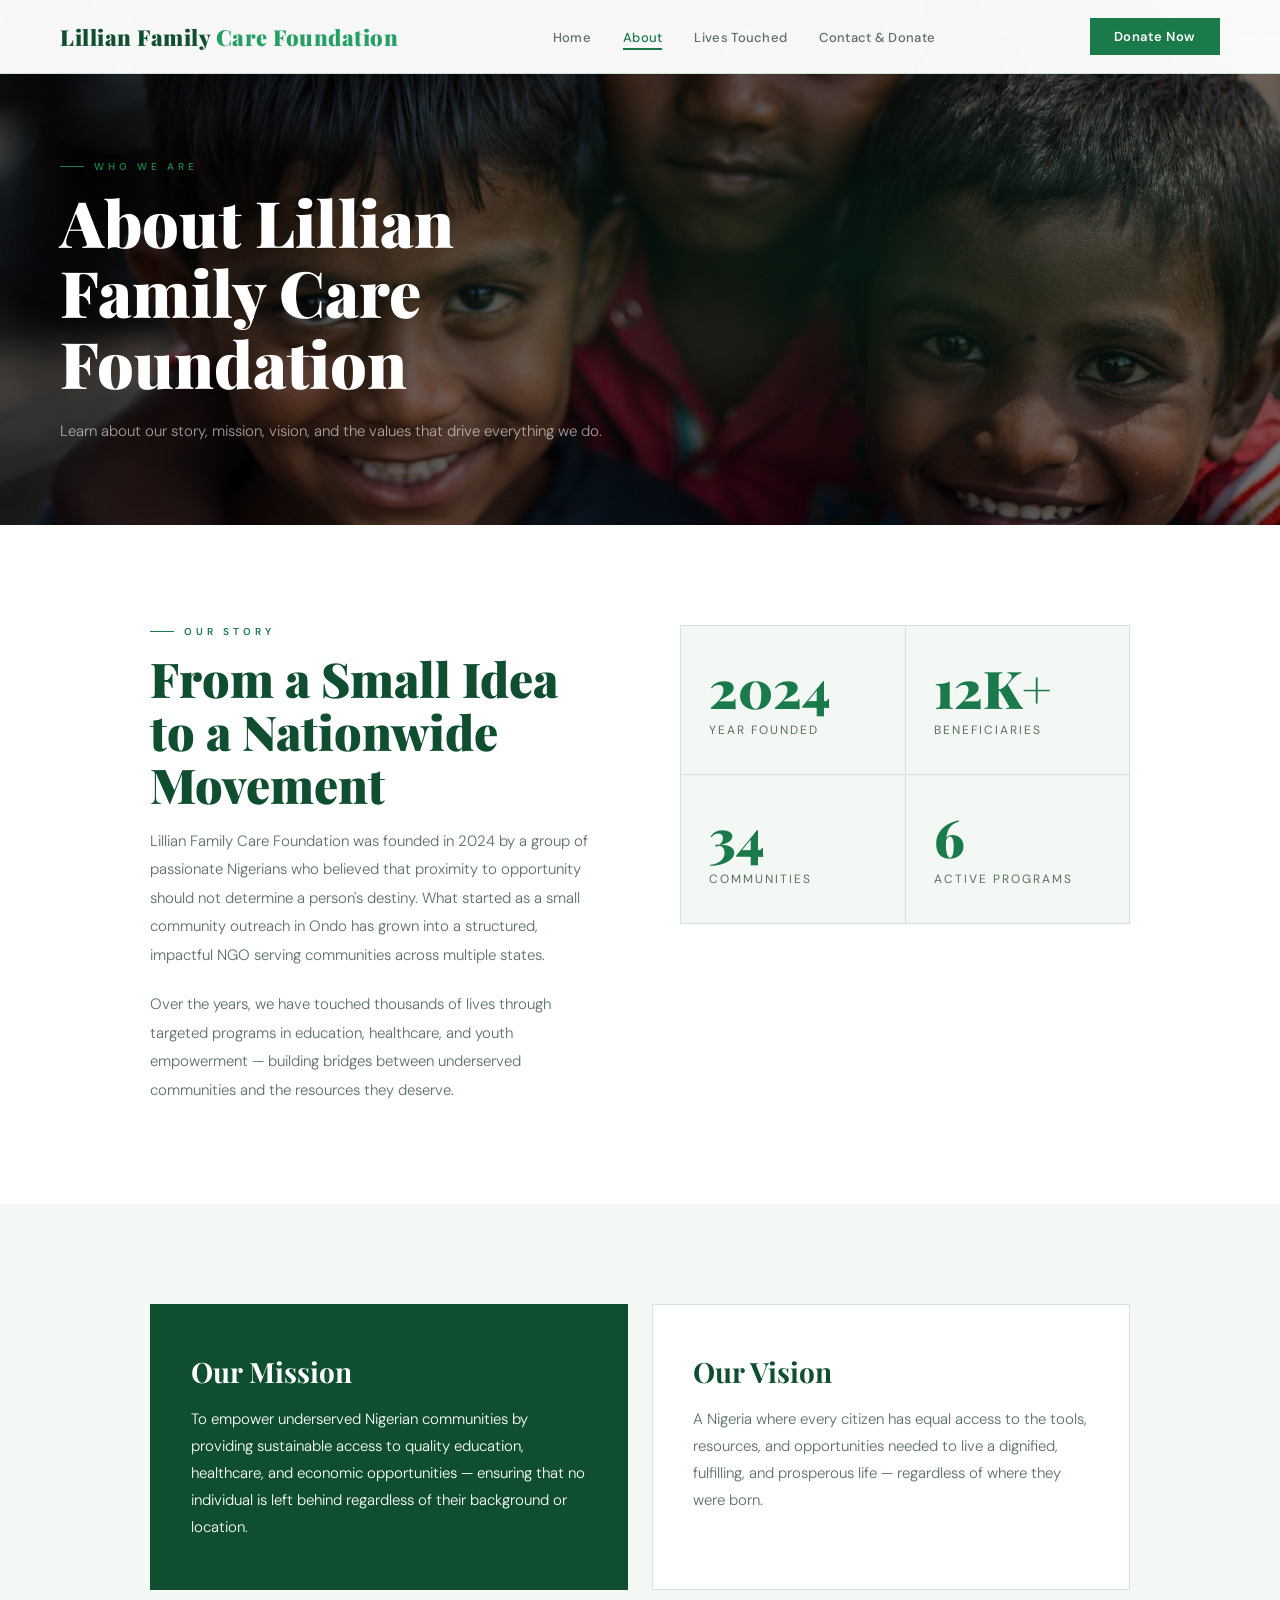
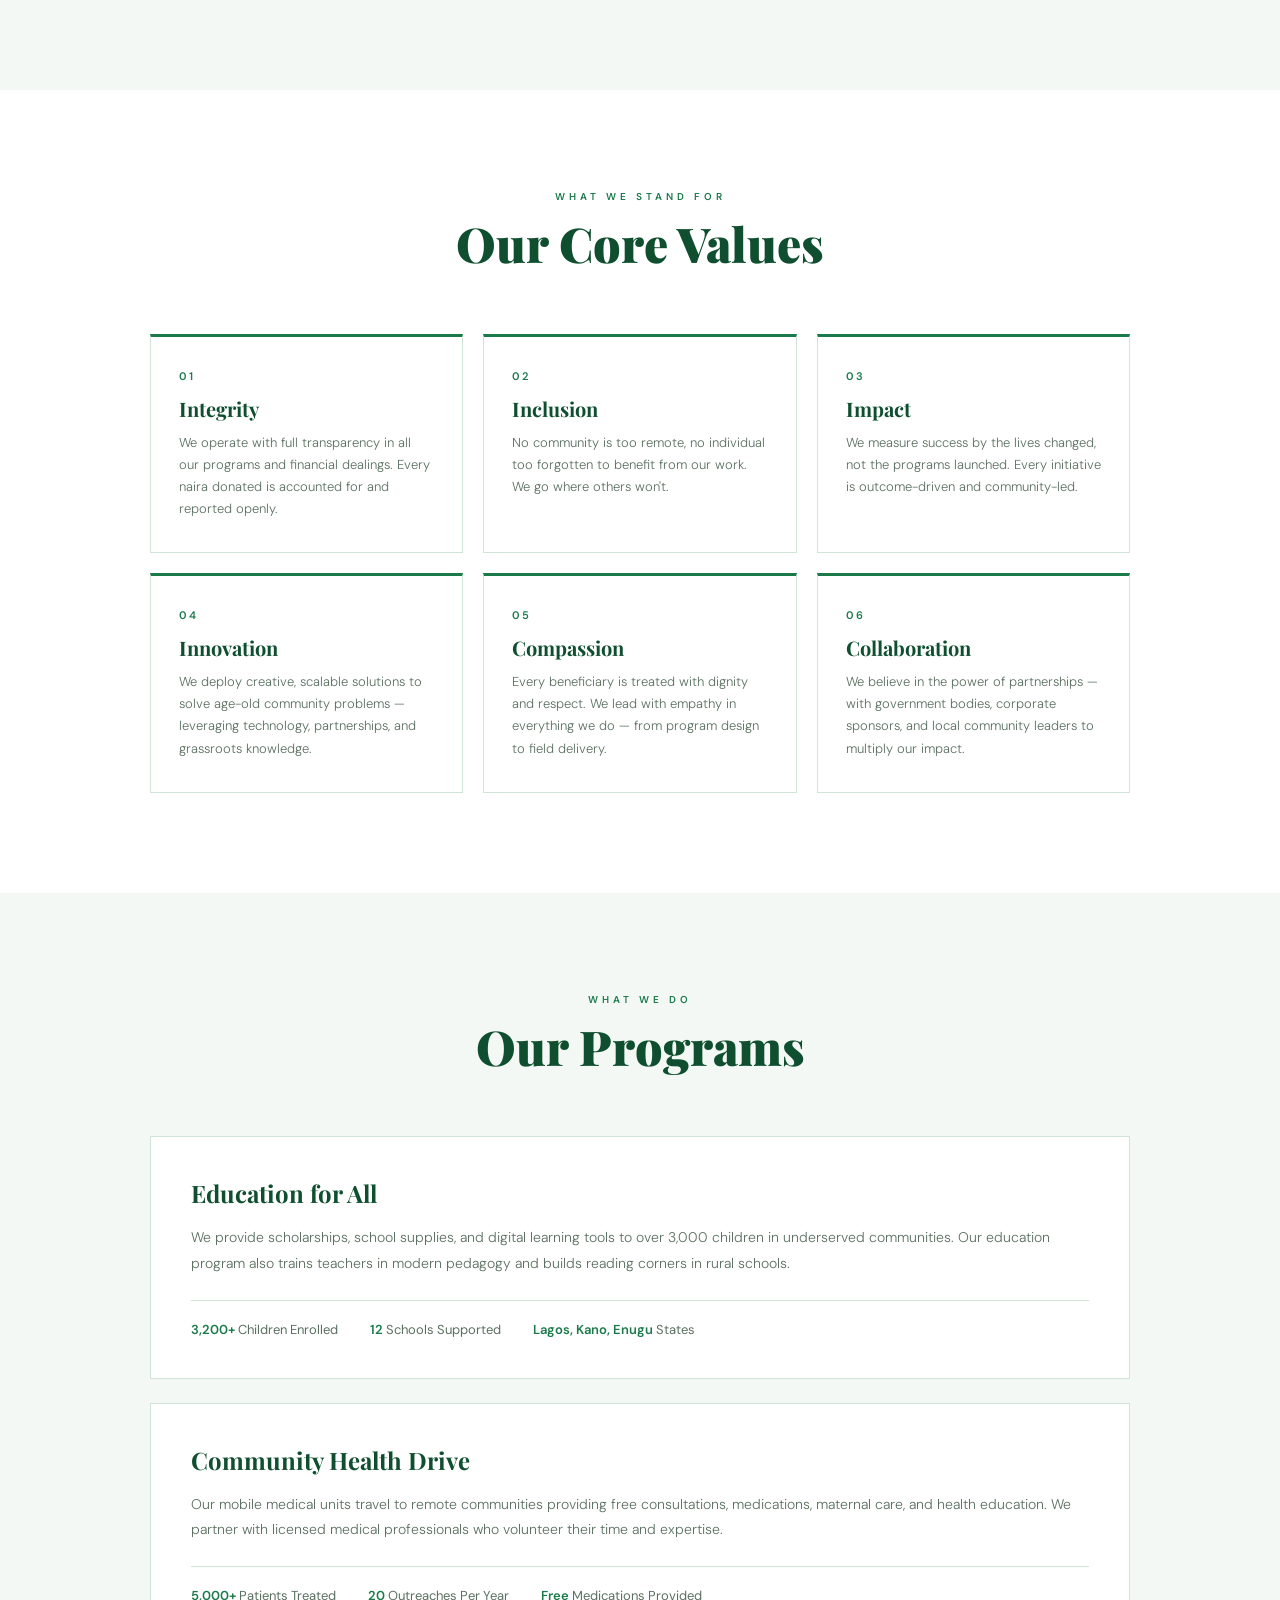
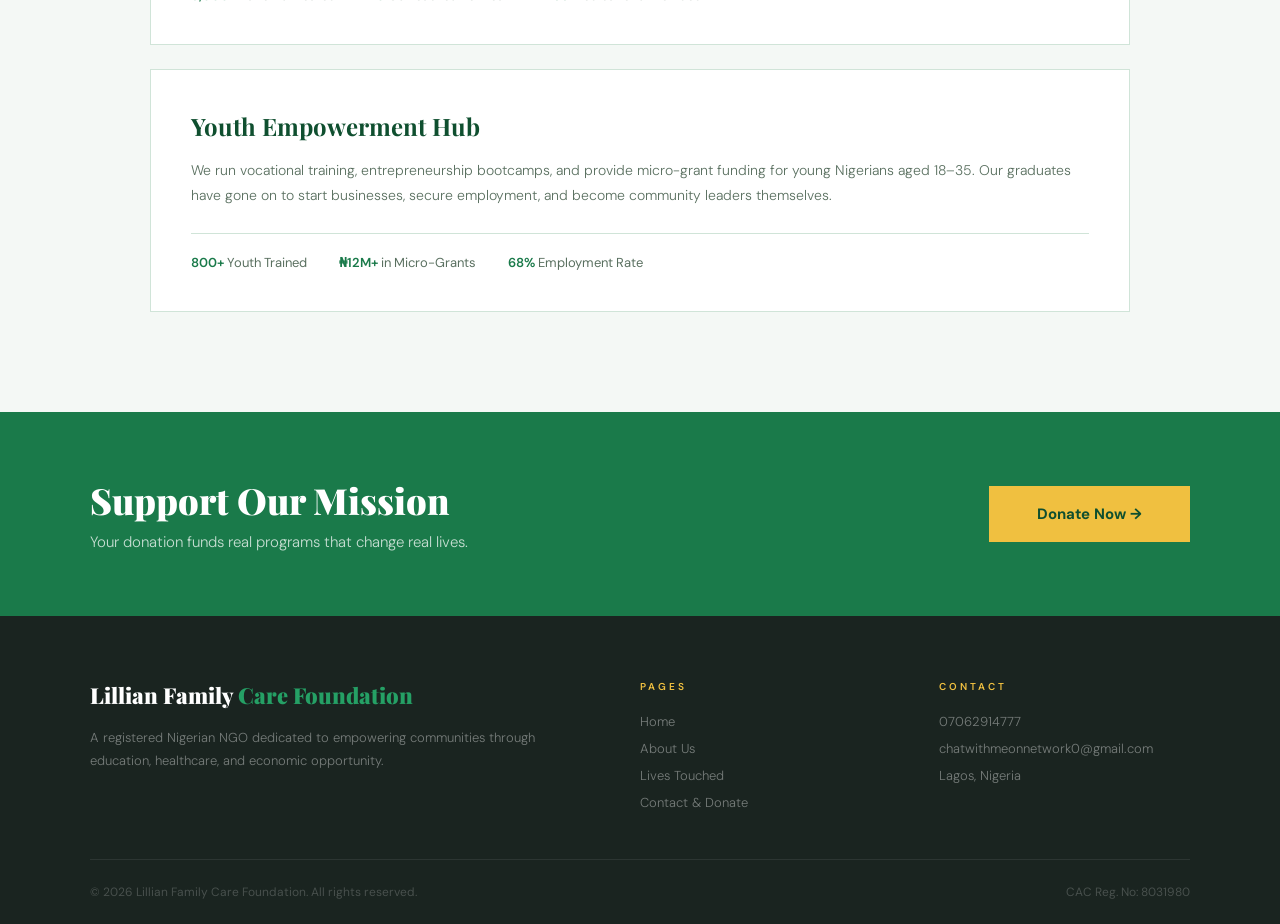
<file: about.html>
<!DOCTYPE html>
<html lang="en">
<head>
<meta charset="UTF-8"/>
<meta name="viewport" content="width=device-width, initial-scale=1.0"/>
<title>Lillian Family Care Foundation — About Us</title>
<link href="https://fonts.googleapis.com/css2?family=Playfair+Display:ital,wght@0,400;0,700;0,900;1,400;1,700&family=DM+Sans:wght@300;400;500;600&display=swap" rel="stylesheet"/>
<link rel="stylesheet" href="stylesheet.css"/>
</head>
<body>

<nav class="navbar">
  <div class="nav-logo">Lillian Family  <span>Care Foundation</span></div>
  <ul class="nav-links">
    <li><a href="index.html">Home</a></li>
    <li><a href="about.html" class="active">About</a></li>
    <li><a href="lives.html">Lives Touched</a></li>
    <li><a href="contact.html">Contact & Donate</a></li>
  </ul>
  <a href="contact.html#donate" class="nav-donate">Donate Now</a>
  <button class="hamburger" onclick="toggleMenu()">☰</button>
</nav>

<!-- PAGE HERO -->
<section class="page-hero" id="about-hero">
  <div class="page-hero-content">
    <div class="eyebrow">Who We Are</div>
    <h1 class="page-hero-title">About Lillian Family Care Foundation</h1>
    <p class="page-hero-sub">Learn about our story, mission, vision, and the values that drive everything we do.</p>
  </div>
</section>

<!-- STORY -->
<section class="section">
  <div class="section-inner two-col">
    <div>
      <div class="eyebrow">Our Story</div>
      <h2 class="section-title">From a Small Idea to a Nationwide Movement</h2>
      <p class="body-text">Lillian Family Care Foundation was founded in 2024 by a group of passionate Nigerians who believed that proximity to opportunity should not determine a person's destiny. What started as a small community outreach in Ondo has grown into a structured, impactful NGO serving communities across multiple states.</p>
      <br/>
      <p class="body-text">Over the years, we have touched thousands of lives through targeted programs in education, healthcare, and youth empowerment — building bridges between underserved communities and the resources they deserve.</p>
    </div>
    <div class="story-stats">
      <div class="story-stat">
        <div class="big-num">2024</div>
        <div class="big-label">Year Founded</div>
      </div>
      <div class="story-stat">
        <div class="big-num">12K+</div>
        <div class="big-label">Beneficiaries</div>
      </div>
      <div class="story-stat">
        <div class="big-num">34</div>
        <div class="big-label">Communities</div>
      </div>
      <div class="story-stat">
        <div class="big-num">6</div>
        <div class="big-label">Active Programs</div>
      </div>
    </div>
  </div>
</section>

<!-- MISSION & VISION -->
<section class="section alt-bg">
  <div class="section-inner">
    <div class="mv-grid">
      <div class="mv-card mission">
        <h3 class="mv-title">Our Mission</h3>
        <p class="mv-text">To empower underserved Nigerian communities by providing sustainable access to quality education, healthcare, and economic opportunities — ensuring that no individual is left behind regardless of their background or location.</p>
      </div>
      <div class="mv-card vision">
        <h3 class="mv-title">Our Vision</h3>
        <p class="mv-text">A Nigeria where every citizen has equal access to the tools, resources, and opportunities needed to live a dignified, fulfilling, and prosperous life — regardless of where they were born.</p>
      </div>
    </div>
  </div>
</section>

<!-- VALUES -->
<section class="section">
  <div class="section-inner">
    <div class="section-header">
      <div class="eyebrow">What We Stand For</div>
      <h2 class="section-title">Our Core Values</h2>
    </div>
    <div class="values-grid">
      <div class="value-card">
        <div class="value-num">01</div>
        <h3 class="value-title">Integrity</h3>
        <p class="value-desc">We operate with full transparency in all our programs and financial dealings. Every naira donated is accounted for and reported openly.</p>
      </div>
      <div class="value-card">
        <div class="value-num">02</div>
        <h3 class="value-title">Inclusion</h3>
        <p class="value-desc">No community is too remote, no individual too forgotten to benefit from our work. We go where others won't.</p>
      </div>
      <div class="value-card">
        <div class="value-num">03</div>
        <h3 class="value-title">Impact</h3>
        <p class="value-desc">We measure success by the lives changed, not the programs launched. Every initiative is outcome-driven and community-led.</p>
      </div>
      <div class="value-card">
        <div class="value-num">04</div>
        <h3 class="value-title">Innovation</h3>
        <p class="value-desc">We deploy creative, scalable solutions to solve age-old community problems — leveraging technology, partnerships, and grassroots knowledge.</p>
      </div>
      <div class="value-card">
        <div class="value-num">05</div>
        <h3 class="value-title">Compassion</h3>
        <p class="value-desc">Every beneficiary is treated with dignity and respect. We lead with empathy in everything we do — from program design to field delivery.</p>
      </div>
      <div class="value-card">
        <div class="value-num">06</div>
        <h3 class="value-title">Collaboration</h3>
        <p class="value-desc">We believe in the power of partnerships — with government bodies, corporate sponsors, and local community leaders to multiply our impact.</p>
      </div>
    </div>
  </div>
</section>

<!-- PROGRAMS -->
<section class="section alt-bg">
  <div class="section-inner">
    <div class="section-header">
      <div class="eyebrow">What We Do</div>
      <h2 class="section-title">Our Programs</h2>
    </div>
    <div class="programs-detail">
      <div class="prog-detail-card">
        <div class="prog-detail-header">
          <h3 class="prog-detail-title">Education for All</h3>
        </div>
        <p class="prog-detail-desc">We provide scholarships, school supplies, and digital learning tools to over 3,000 children in underserved communities. Our education program also trains teachers in modern pedagogy and builds reading corners in rural schools.</p>
        <div class="prog-detail-stats">
          <div class="pd-stat"><span>3,200+</span> Children Enrolled</div>
          <div class="pd-stat"><span>12</span> Schools Supported</div>
          <div class="pd-stat"><span>Lagos, Kano, Enugu</span> States</div>
        </div>
      </div>
      <div class="prog-detail-card">
        <div class="prog-detail-header">
          <h3 class="prog-detail-title">Community Health Drive</h3>
        </div>
        <p class="prog-detail-desc">Our mobile medical units travel to remote communities providing free consultations, medications, maternal care, and health education. We partner with licensed medical professionals who volunteer their time and expertise.</p>
        <div class="prog-detail-stats">
          <div class="pd-stat"><span>5,000+</span> Patients Treated</div>
          <div class="pd-stat"><span>20</span> Outreaches Per Year</div>
          <div class="pd-stat"><span>Free</span> Medications Provided</div>
        </div>
      </div>
      <div class="prog-detail-card">
        <div class="prog-detail-header">
          <h3 class="prog-detail-title">Youth Empowerment Hub</h3>
        </div>
        <p class="prog-detail-desc">We run vocational training, entrepreneurship bootcamps, and provide micro-grant funding for young Nigerians aged 18–35. Our graduates have gone on to start businesses, secure employment, and become community leaders themselves.</p>
        <div class="prog-detail-stats">
          <div class="pd-stat"><span>800+</span> Youth Trained</div>
          <div class="pd-stat"><span>₦12M+</span> in Micro-Grants</div>
          <div class="pd-stat"><span>68%</span> Employment Rate</div>
        </div>
      </div>
    </div>
  </div>
</section>

<!-- DONATE BANNER -->
<section class="donate-banner">
  <div class="donate-banner-inner">
    <div>
      <h2 class="donate-banner-title">Support Our Mission</h2>
      <p class="donate-banner-sub">Your donation funds real programs that change real lives.</p>
    </div>
    <a href="contact.html#donate" class="btn-donate-big">Donate Now →</a>
  </div>
</section>

<footer class="footer">
  <div class="footer-inner">
    <div class="footer-brand">
      <div class="footer-logo">Lillian Family  <span>Care Foundation</span></div>
      <p class="footer-desc">A registered Nigerian NGO dedicated to empowering communities through education, healthcare, and economic opportunity.</p>
    </div>
    <div class="footer-col">
      <div class="footer-col-title">Pages</div>
      <ul class="footer-links">
        <li><a href="index.html">Home</a></li>
        <li><a href="about.html">About Us</a></li>
        <li><a href="lives.html">Lives Touched</a></li>
        <li><a href="contact.html">Contact & Donate</a></li>
      </ul>
    </div>
    <div class="footer-col">
      <div class="footer-col-title">Contact</div>
      <ul class="footer-links">
        <li><a href="tel:07062914777">07062914777</a></li>
        <li><a href="mailto:chatwithmeonnetwork0@gmail.com" target="_blank" rel="noopener noreferrer">chatwithmeonnetwork0@gmail.com</a></li>
        <li>Lagos, Nigeria</li>
      </ul>
    </div>
  </div>
  <div class="footer-bottom">
    <span>© 2026 Lillian Family Care Foundation. All rights reserved.</span>
    <span>CAC Reg. No: 8031980</span>
  </div>
</footer>

<script src="script.js"></script>
</body>
</html>
</file>
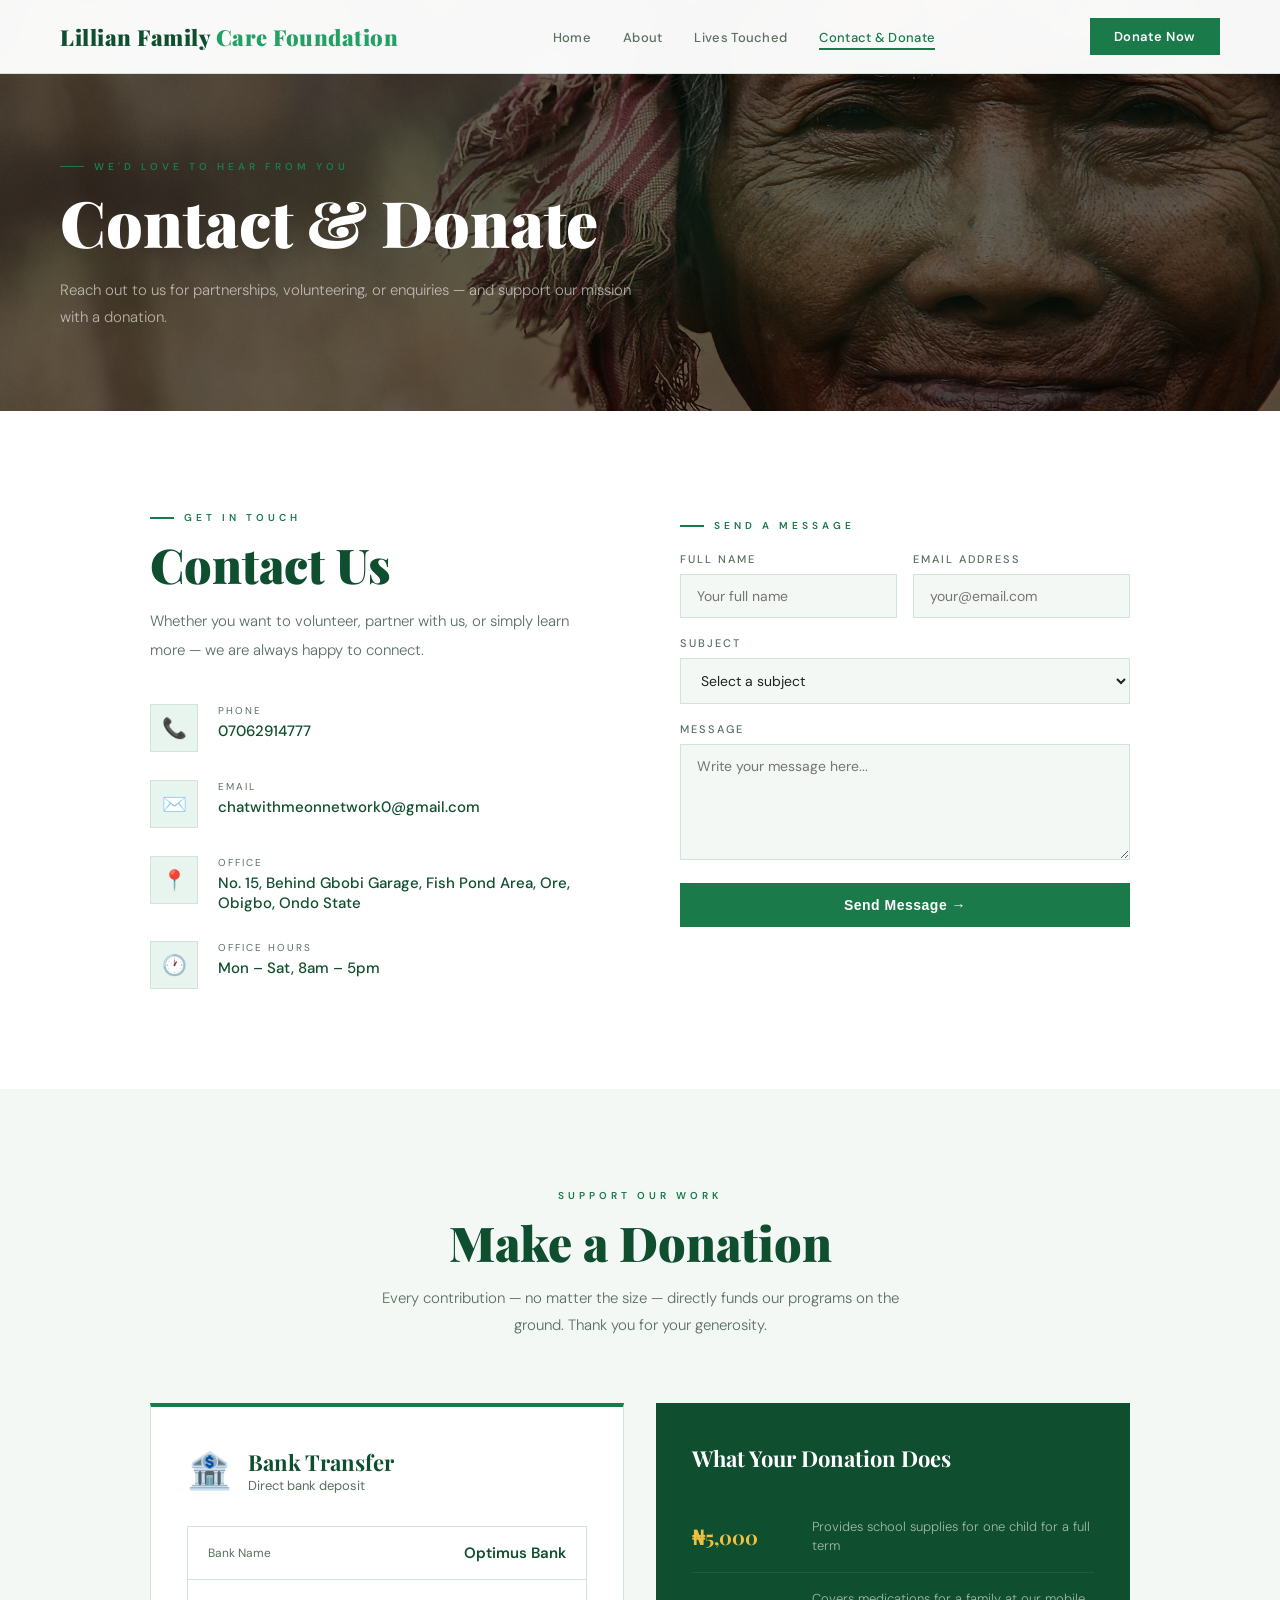
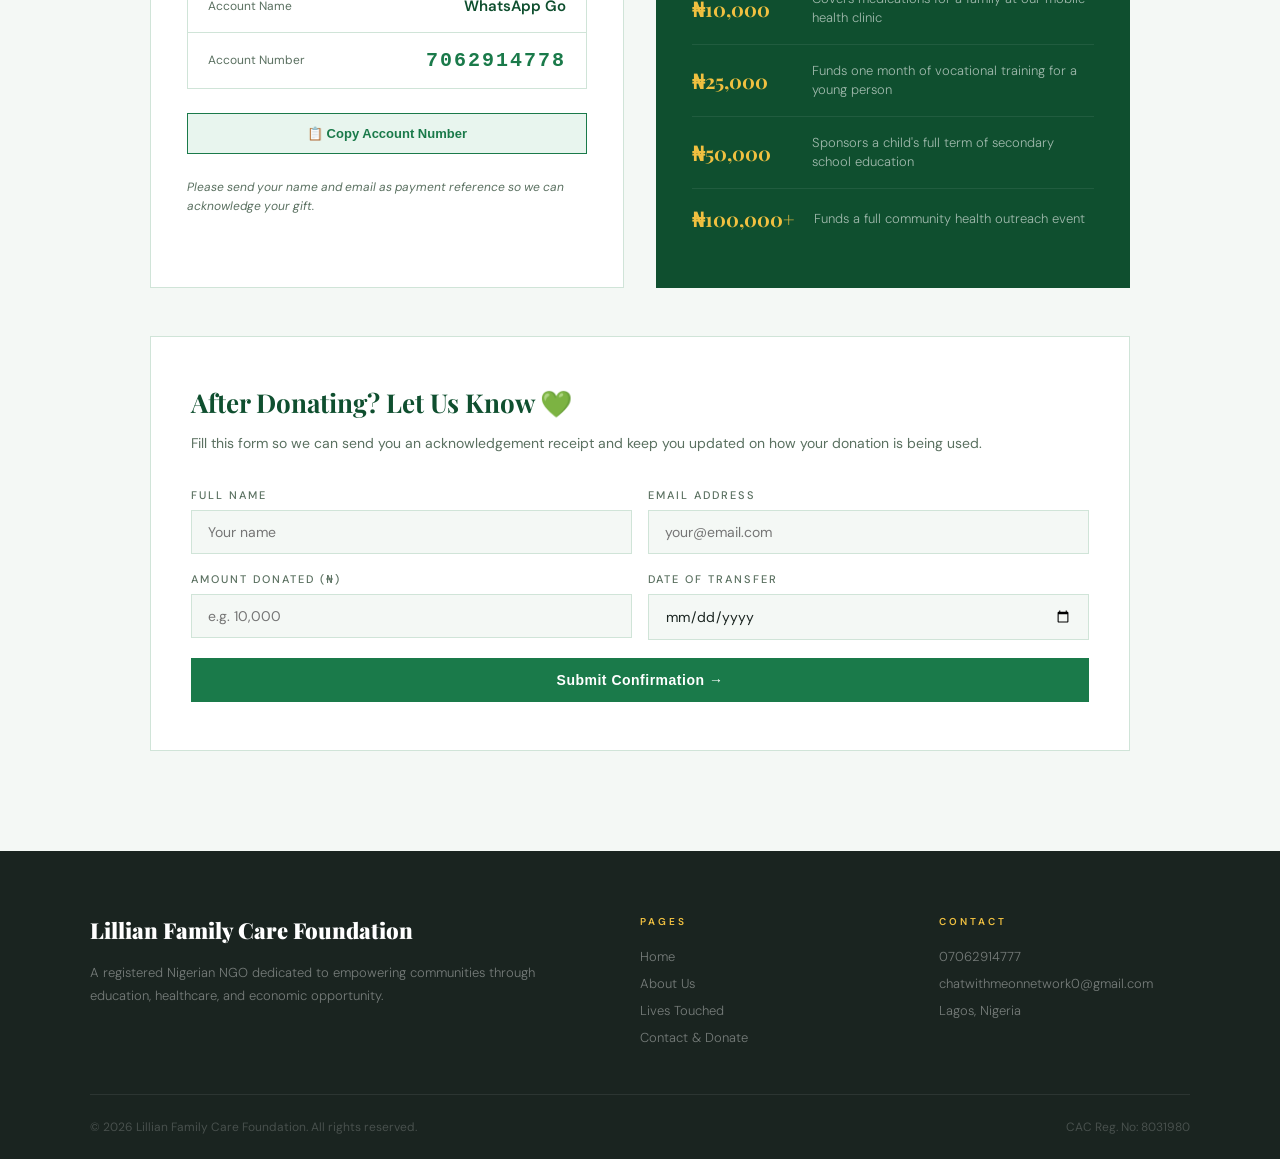
<file: contact.html>
<!DOCTYPE html>
<html lang="en">
<head>
<meta charset="UTF-8"/>
<meta name="viewport" content="width=device-width, initial-scale=1.0"/>
<title>Lillian Family Care Foundation — Contact & Donate</title>
<link href="https://fonts.googleapis.com/css2?family=Playfair+Display:ital,wght@0,400;0,700;0,900;1,400;1,700&family=DM+Sans:wght@300;400;500;600&display=swap" rel="stylesheet"/>
<link rel="stylesheet" href="stylesheet.css"/>
</head>
<body>

<nav class="navbar">
  <div class="nav-logo">Lillian Family  <span>Care Foundation</span></div>
  <ul class="nav-links">
    <li><a href="index.html">Home</a></li>
    <li><a href="about.html">About</a></li>
    <li><a href="lives.html">Lives Touched</a></li>
    <li><a href="contact.html" class="active">Contact & Donate</a></li>
  </ul>
  <a href="#donate" class="nav-donate">Donate Now</a>
  <button class="hamburger" onclick="toggleMenu()">☰</button>
</nav>

<section class="page-hero" id="contact-hero">
  <div class="page-hero-content">
    <div class="eyebrow">We'd Love to Hear From You</div>
    <h1 class="page-hero-title">Contact & Donate</h1>
    <p class="page-hero-sub">Reach out to us for partnerships, volunteering, or enquiries — and support our mission with a donation.</p>
  </div>
</section>

<!-- CONTACT -->
<section class="section">
  <div class="section-inner two-col">
    <!-- Contact Info -->
    <div>
      <div class="eyebrow">Get In Touch</div>
      <h2 class="section-title">Contact Us</h2>
      <p class="body-text" style="margin-bottom:40px;">Whether you want to volunteer, partner with us, or simply learn more — we are always happy to connect.</p>

      <div class="contact-items">
        <div class="contact-item">
          <div class="contact-icon">📞</div>
          <div>
            <div class="contact-key">Phone</div>
            <div class="contact-val">07062914777</div>
          </div>
        </div>
        <div class="contact-item">
          <div class="contact-icon">✉️</div>
          <div>
            <div class="contact-key">Email</div>
            <div class="contact-val">chatwithmeonnetwork0@gmail.com</div>
          </div>
        </div>
        <div class="contact-item">
          <div class="contact-icon">📍</div>
          <div>
            <div class="contact-key">Office</div>
            <div class="contact-val">No. 15, Behind Gbobi Garage, Fish Pond Area, Ore, Obigbo, Ondo State</div>
          </div>
        </div>
        <div class="contact-item">
          <div class="contact-icon">🕐</div>
          <div>
            <div class="contact-key">Office Hours</div>
            <div class="contact-val">Mon – Sat, 8am – 5pm</div>
          </div>
        </div>
      </div>
    </div>

    <!-- Contact Form -->
    <div class="contact-form-wrap">
      <div class="eyebrow">Send a Message</div>
      <div class="contact-form">
        <div class="form-row">
          <div class="form-group">
            <label class="form-label">Full Name</label>
            <input class="form-input" type="text" placeholder="Your full name"/>
          </div>
          <div class="form-group">
            <label class="form-label">Email Address</label>
            <input class="form-input" type="email" placeholder="your@email.com"/>
          </div>
        </div>
        <div class="form-group">
          <label class="form-label">Subject</label>
          <select class="form-input">
            <option value="">Select a subject</option>
            <option>General Enquiry</option>
            <option>Volunteer</option>
            <option>Partnership</option>
            <option>Media / Press</option>
            <option>Other</option>
          </select>
        </div>
        <div class="form-group">
          <label class="form-label">Message</label>
          <textarea class="form-input" rows="5" placeholder="Write your message here..."></textarea>
        </div>
        <button class="btn-primary full-width" onclick="handleContact()">Send Message →</button>
        <div id="contact-success" class="success-msg" style="display:none">✅ Message sent! We'll get back to you within 2 working days.</div>
      </div>
    </div>
  </div>
</section>

<!-- DONATION SECTION -->
<section class="section alt-bg" id="donate">
  <div class="section-inner">
    <div class="section-header">
      <div class="eyebrow">Support Our Work</div>
      <h2 class="section-title">Make a Donation</h2>
      <p class="section-sub">Every contribution — no matter the size — directly funds our programs on the ground. Thank you for your generosity.</p>
    </div>

    <div class="donate-layout">

      <!-- Bank Details -->
      <div class="bank-card">
        <div class="bank-card-header">
          <span class="bank-icon">🏦</span>
          <div>
            <div class="bank-card-title">Bank Transfer</div>
            <div class="bank-card-sub">Direct bank deposit</div>
          </div>
        </div>
        <div class="bank-details">
          <div class="bank-row">
            <div class="bank-key">Bank Name</div>
            <div class="bank-val">Optimus Bank</div>
          </div>
          <div class="bank-row">
            <div class="bank-key">Account Name</div>
            <div class="bank-val">WhatsApp Go</div>
          </div>
          <div class="bank-row">
            <div class="bank-key">Account Number</div>
            <div class="bank-val acct-num" id="acctNum">7062914778</div>
          </div>
        </div>
        <button class="copy-btn" onclick="copyAcct()">📋 Copy Account Number</button>
        <div id="copy-success" class="copy-success" style="display:none">✅ Copied!</div>
        <p class="bank-note">Please send your name and email as payment reference so we can acknowledge your gift.</p>
      </div>

      <!-- What Your Donation Does -->
      <div class="donation-impact">
        <h3 class="impact-title">What Your Donation Does</h3>
        <div class="impact-levels">
          <div class="impact-level">
            <div class="impact-amount">₦5,000</div>
            <div class="impact-desc">Provides school supplies for one child for a full term</div>
          </div>
          <div class="impact-level">
            <div class="impact-amount">₦10,000</div>
            <div class="impact-desc">Covers medications for a family at our mobile health clinic</div>
          </div>
          <div class="impact-level">
            <div class="impact-amount">₦25,000</div>
            <div class="impact-desc">Funds one month of vocational training for a young person</div>
          </div>
          <div class="impact-level">
            <div class="impact-amount">₦50,000</div>
            <div class="impact-desc">Sponsors a child's full term of secondary school education</div>
          </div>
          <div class="impact-level">
            <div class="impact-amount">₦100,000+</div>
            <div class="impact-desc">Funds a full community health outreach event</div>
          </div>
        </div>
      </div>

    </div>

    <!-- Donation Acknowledgement Form -->
    <div class="donation-form-wrap">
      <h3 class="donation-form-title">After Donating? Let Us Know 💚</h3>
      <p class="donation-form-sub">Fill this form so we can send you an acknowledgement receipt and keep you updated on how your donation is being used.</p>
      <div class="donation-form">
        <div class="form-row">
          <div class="form-group">
            <label class="form-label">Full Name</label>
            <input class="form-input" type="text" placeholder="Your name"/>
          </div>
          <div class="form-group">
            <label class="form-label">Email Address</label>
            <input class="form-input" type="email" placeholder="your@email.com"/>
          </div>
        </div>
        <div class="form-row">
          <div class="form-group">
            <label class="form-label">Amount Donated (₦)</label>
            <input class="form-input" type="text" placeholder="e.g. 10,000"/>
          </div>
          <div class="form-group">
            <label class="form-label">Date of Transfer</label>
            <input class="form-input" type="date"/>
          </div>
        </div>
        <button class="btn-primary full-width" onclick="handleDonation()">Submit Confirmation →</button>
        <div id="donation-success" class="success-msg" style="display:none">✅ Thank you! We'll send your receipt within 24 hours.</div>
      </div>
    </div>

  </div>
</section>

<footer class="footer">
  <div class="footer-inner">
    <div class="footer-brand">
      <div class="footer-logo">Lillian Family Care Foundation <span></span></div>
      <p class="footer-desc">A registered Nigerian NGO dedicated to empowering communities through education, healthcare, and economic opportunity.</p>
    </div>
    <div class="footer-col">
      <div class="footer-col-title">Pages</div>
      <ul class="footer-links">
        <li><a href="index.html">Home</a></li>
        <li><a href="about.html">About Us</a></li>
        <li><a href="lives.html">Lives Touched</a></li>
        <li><a href="contact.html">Contact & Donate</a></li>
      </ul>
    </div>
    <div class="footer-col">
      <div class="footer-col-title">Contact</div>
      <ul class="footer-links">
        <li><a href="tel:07062914777">07062914777</a></li>
        <li><a href="mailto:chatwithmeonnetwork0@gmail.com" target="_blank" rel="noopener noreferrer">chatwithmeonnetwork0@gmail.com</a></li>
        <li>Lagos, Nigeria</li>
      </ul>
    </div>
  </div>
  <div class="footer-bottom">
    <span>© 2026 Lillian Family Care Foundation. All rights reserved.</span>
    <span>CAC Reg. No: 8031980</span>
  </div>
</footer>

<script src="script.js"></script>
<script>
function copyAcct(){
  navigator.clipboard.writeText('7062914778').then(()=>{
    document.getElementById('copy-success').style.display='block';
    setTimeout(()=>{ document.getElementById('copy-success').style.display='none'; }, 2500);
  });
}
function handleContact(){
  document.getElementById('contact-success').style.display='block';
}
function handleDonation(){
  document.getElementById('donation-success').style.display='block';
}
</script>
</body>
</html>
</file>
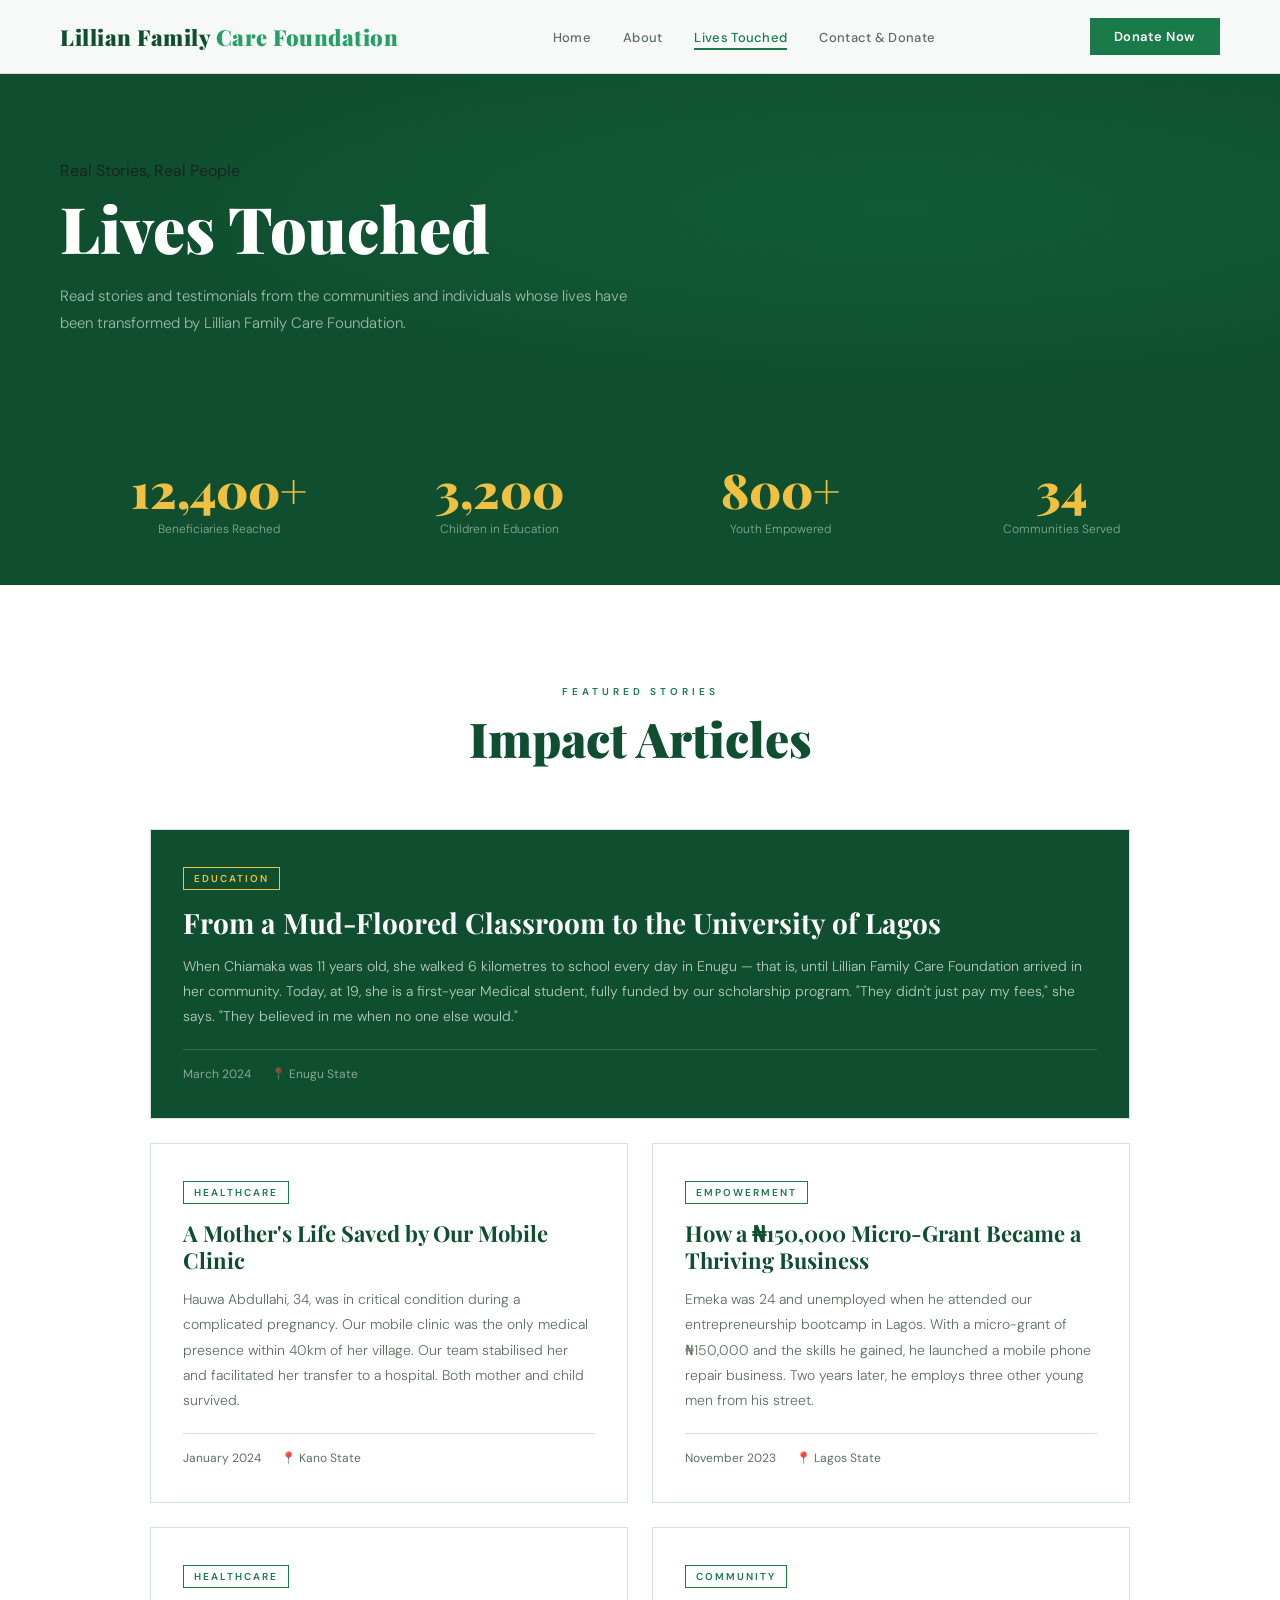
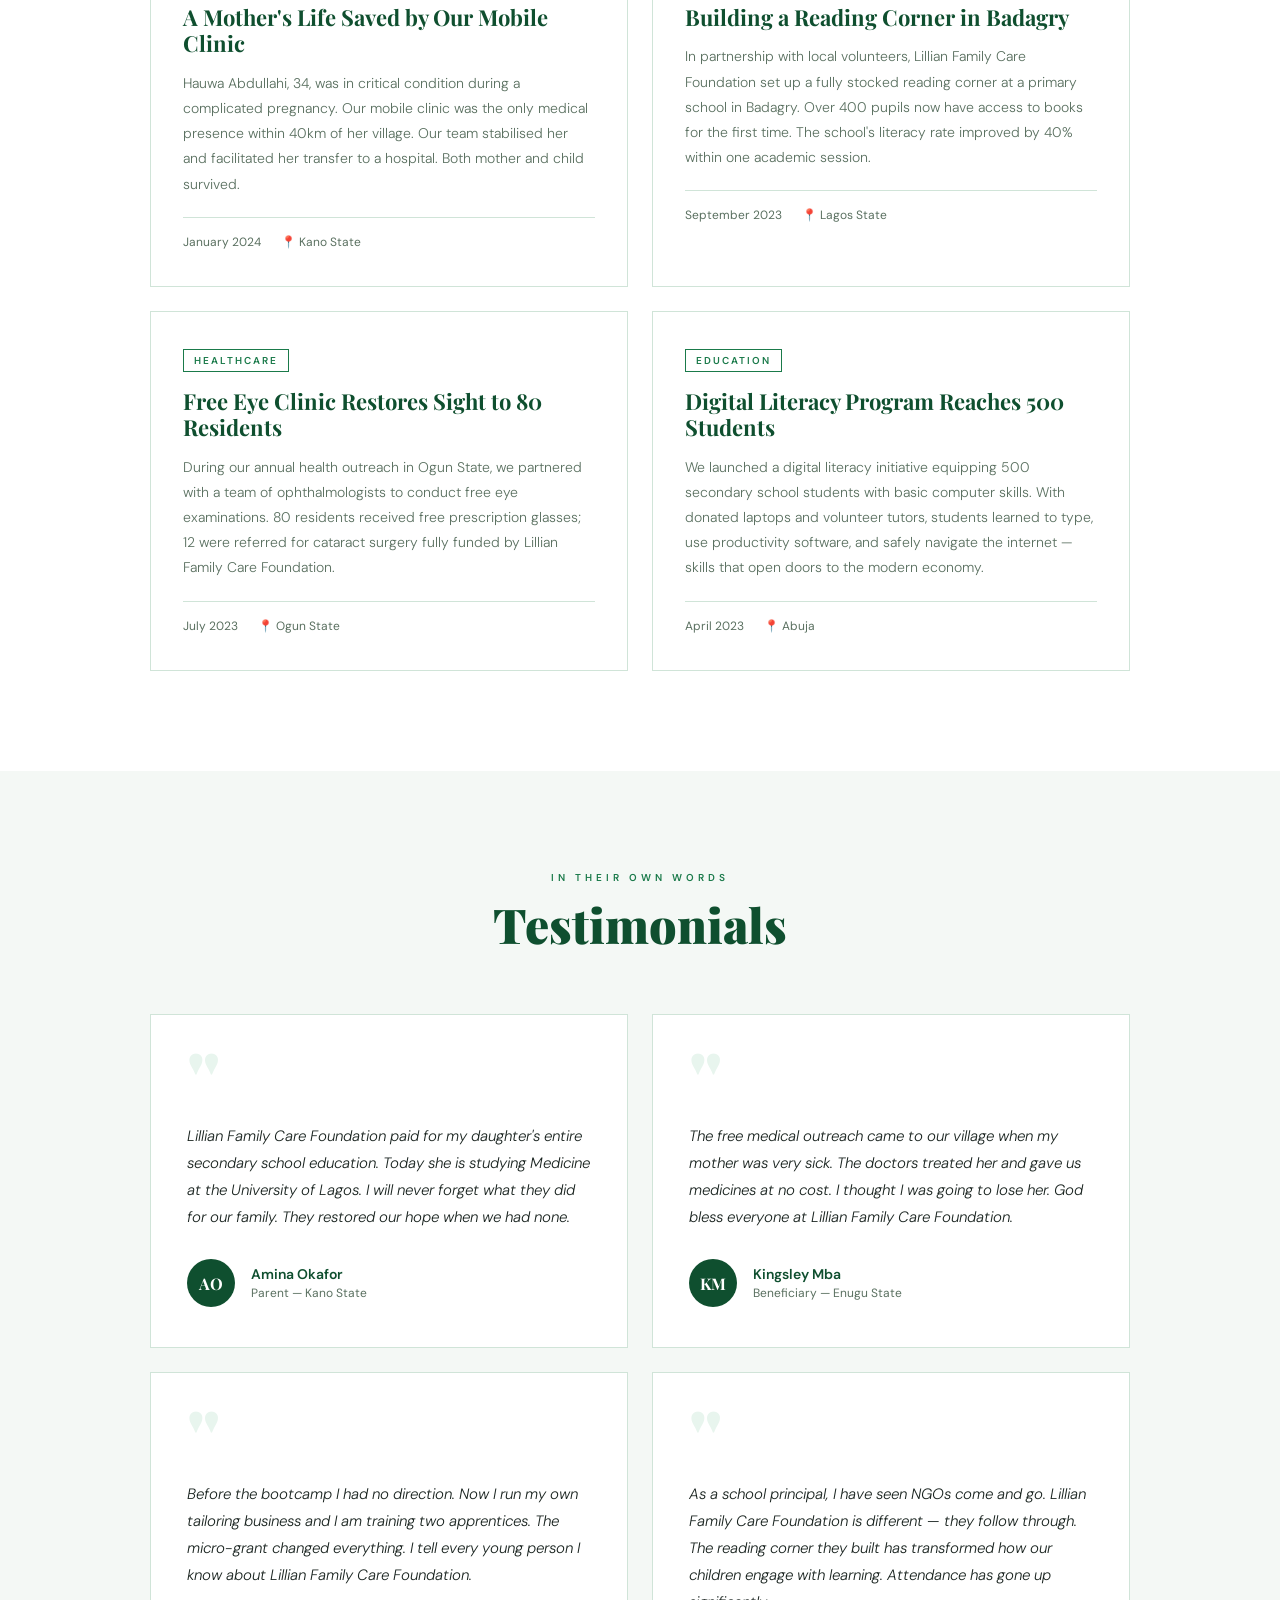
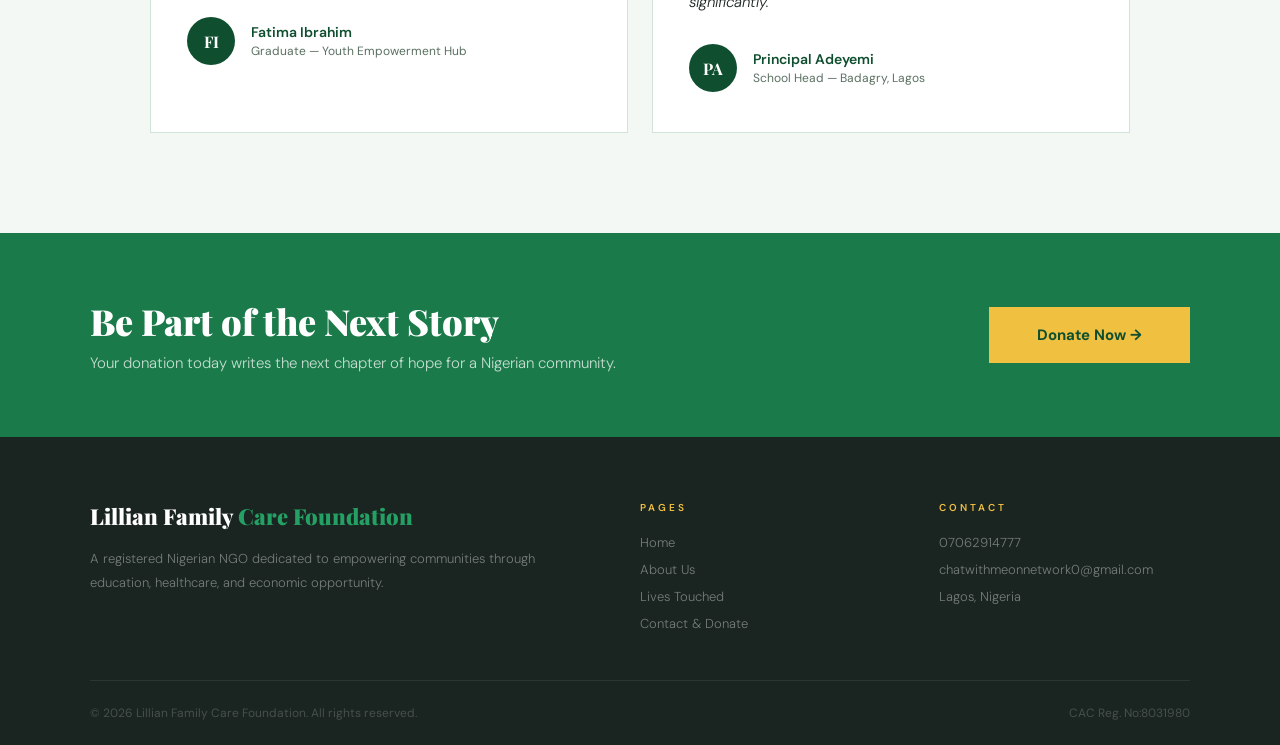
<file: lives.html>
<!DOCTYPE html>
<html lang="en">
<head>
<meta charset="UTF-8"/>
<meta name="viewport" content="width=device-width, initial-scale=1.0"/>
<title>Lillian Family Care Foundation — Lives Touched</title>
<link href="https://fonts.googleapis.com/css2?family=Playfair+Display:ital,wght@0,400;0,700;0,900;1,400;1,700&family=DM+Sans:wght@300;400;500;600&display=swap" rel="stylesheet"/>
<link rel="stylesheet" href="stylesheet.css"/>
</head>
<body>

<nav class="navbar">
  <div class="nav-logo">Lillian Family  <span>Care Foundation</span></div>
  <ul class="nav-links">
    <li><a href="index.html">Home</a></li>
    <li><a href="about.html">About</a></li>
    <li><a href="lives.html" class="active">Lives Touched</a></li>
    <li><a href="contact.html">Contact & Donate</a></li>
  </ul>
  <a href="contact.html#donate" class="nav-donate">Donate Now</a>
  <button class="hamburger" onclick="toggleMenu()">☰</button>
</nav>

<section class="lives-page-hero" id="lives-hero">
  <div class="lives-page-hero-content">
    <div class="lives-eyebrow">Real Stories, Real People</div>
    <h1 class="lives-page-hero-title">Lives Touched</h1>
    <p class="lives-page-hero-sub">Read stories and testimonials from the communities and individuals whose lives have been transformed by Lillian Family Care Foundation.</p>
  </div>
</section>


<!-- IMPACT NUMBERS -->
<section class="impact-bar">
  <div class="impact-bar-inner">
    <div class="impact-num-item">
      <div class="impact-big-num">12,400+</div>
      <div class="impact-num-label">Beneficiaries Reached</div>
    </div>
    <div class="impact-num-item">
      <div class="impact-big-num">3,200</div>
      <div class="impact-num-label">Children in Education</div>
    </div>
    <div class="impact-num-item">
      <div class="impact-big-num">800+</div>
      <div class="impact-num-label">Youth Empowered</div>
    </div>
    <div class="impact-num-item">
      <div class="impact-big-num">34</div>
      <div class="impact-num-label">Communities Served</div>
    </div>
  </div>
</section>

<!-- ARTICLES -->
<section class="section">
  <div class="section-inner">
    <div class="section-header">
      <div class="eyebrow">Featured Stories</div>
      <h2 class="section-title">Impact Articles</h2>
    </div>
    <div class="articles-grid">

      <div class="article-card featured-article">
        <div class="article-tag">Education</div>
        <h3 class="article-title">From a Mud-Floored Classroom to the University of Lagos</h3>
        <p class="article-excerpt">When Chiamaka was 11 years old, she walked 6 kilometres to school every day in Enugu — that is, until Lillian Family Care Foundation arrived in her community. Today, at 19, she is a first-year Medical student, fully funded by our scholarship program. "They didn't just pay my fees," she says. "They believed in me when no one else would."</p>
        <div class="article-meta">
          <span class="article-date">March 2024</span>
          <span class="article-location">📍 Enugu State</span>
        </div>
      </div>

      <div class="article-card">
        <div class="article-tag">Healthcare</div>
        <h3 class="article-title">A Mother's Life Saved by Our Mobile Clinic</h3>
        <p class="article-excerpt">Hauwa Abdullahi, 34, was in critical condition during a complicated pregnancy. Our mobile clinic was the only medical presence within 40km of her village. Our team stabilised her and facilitated her transfer to a hospital. Both mother and child survived.</p>
        <div class="article-meta">
          <span class="article-date">January 2024</span>
          <span class="article-location">📍 Kano State</span>
        </div>
      </div>

      <div class="article-card">
        <div class="article-tag">Empowerment</div>
        <h3 class="article-title">How a ₦150,000 Micro-Grant Became a Thriving Business</h3>
        <p class="article-excerpt">Emeka was 24 and unemployed when he attended our entrepreneurship bootcamp in Lagos. With a micro-grant of ₦150,000 and the skills he gained, he launched a mobile phone repair business. Two years later, he employs three other young men from his street.</p>
        <div class="article-meta">
          <span class="article-date">November 2023</span>
          <span class="article-location">📍 Lagos State</span>
        </div>
      </div>

      <div class="article-card">
        <div class="article-tag">Healthcare</div>
        <h3 class="article-title">A Mother's Life Saved by Our Mobile Clinic</h3>
        <p class="article-excerpt">Hauwa Abdullahi, 34, was in critical condition during a complicated pregnancy. Our mobile clinic was the only medical presence within 40km of her village. Our team stabilised her and facilitated her transfer to a hospital. Both mother and child survived.</p>
        <div class="article-meta">
          <span class="article-date">January 2024</span>
          <span class="article-location">📍 Kano State</span>
        </div>
      </div>

      <div class="article-card">
        <div class="article-tag">Community</div>
        <h3 class="article-title">Building a Reading Corner in Badagry</h3>
        <p class="article-excerpt">In partnership with local volunteers, Lillian Family Care Foundation set up a fully stocked reading corner at a primary school in Badagry. Over 400 pupils now have access to books for the first time. The school's literacy rate improved by 40% within one academic session.</p>
        <div class="article-meta">
          <span class="article-date">September 2023</span>
          <span class="article-location">📍 Lagos State</span>
        </div>
      </div>

      <div class="article-card">
        <div class="article-tag">Healthcare</div>
        <h3 class="article-title">Free Eye Clinic Restores Sight to 80 Residents</h3>
        <p class="article-excerpt">During our annual health outreach in Ogun State, we partnered with a team of ophthalmologists to conduct free eye examinations. 80 residents received free prescription glasses; 12 were referred for cataract surgery fully funded by Lillian Family Care Foundation.</p>
        <div class="article-meta">
          <span class="article-date">July 2023</span>
          <span class="article-location">📍 Ogun State</span>
        </div>
      </div>

      <div class="article-card">
        <div class="article-tag">Education</div>
        <h3 class="article-title">Digital Literacy Program Reaches 500 Students</h3>
        <p class="article-excerpt">We launched a digital literacy initiative equipping 500 secondary school students with basic computer skills. With donated laptops and volunteer tutors, students learned to type, use productivity software, and safely navigate the internet — skills that open doors to the modern economy.</p>
        <div class="article-meta">
          <span class="article-date">April 2023</span>
          <span class="article-location">📍 Abuja</span>
        </div>
      </div>

    </div>
  </div>
</section>

<!-- TESTIMONIALS -->
<section class="section alt-bg">
  <div class="section-inner">
    <div class="section-header">
      <div class="eyebrow">In Their Own Words</div>
      <h2 class="section-title">Testimonials</h2>
    </div>
    <div class="testimonials-grid">

      <div class="testimonial-full">
        <div class="quote-mark">"</div>
        <p class="testimonial-text">Lillian Family Care Foundation paid for my daughter's entire secondary school education. Today she is studying Medicine at the University of Lagos. I will never forget what they did for our family. They restored our hope when we had none.</p>
        <div class="testimonial-author">
          <div class="author-avatar">AO</div>
          <div>
            <div class="author-name">Amina Okafor</div>
            <div class="author-location">Parent — Kano State</div>
          </div>
        </div>
      </div>

      <div class="testimonial-full">
        <div class="quote-mark">"</div>
        <p class="testimonial-text">The free medical outreach came to our village when my mother was very sick. The doctors treated her and gave us medicines at no cost. I thought I was going to lose her. God bless everyone at Lillian Family Care Foundation.</p>
        <div class="testimonial-author">
          <div class="author-avatar">KM</div>
          <div>
            <div class="author-name">Kingsley Mba</div>
            <div class="author-location">Beneficiary — Enugu State</div>
          </div>
        </div>
      </div>

      <div class="testimonial-full">
        <div class="quote-mark">"</div>
        <p class="testimonial-text">Before the bootcamp I had no direction. Now I run my own tailoring business and I am training two apprentices. The micro-grant changed everything. I tell every young person I know about Lillian Family Care Foundation.</p>
        <div class="testimonial-author">
          <div class="author-avatar">FI</div>
          <div>
            <div class="author-name">Fatima Ibrahim</div>
            <div class="author-location">Graduate — Youth Empowerment Hub</div>
          </div>
        </div>
      </div>

      <div class="testimonial-full">
        <div class="quote-mark">"</div>
        <p class="testimonial-text">As a school principal, I have seen NGOs come and go. Lillian Family Care Foundation is different — they follow through. The reading corner they built has transformed how our children engage with learning. Attendance has gone up significantly.</p>
        <div class="testimonial-author">
          <div class="author-avatar">PA</div>
          <div>
            <div class="author-name">Principal Adeyemi</div>
            <div class="author-location">School Head — Badagry, Lagos</div>
          </div>
        </div>
      </div>

    </div>
  </div>
</section>

<!-- DONATE BANNER -->
<section class="donate-banner">
  <div class="donate-banner-inner">
    <div>
      <h2 class="donate-banner-title">Be Part of the Next Story</h2>
      <p class="donate-banner-sub">Your donation today writes the next chapter of hope for a Nigerian community.</p>
    </div>
    <a href="contact.html#donate" class="btn-donate-big">Donate Now →</a>
  </div>
</section>

<footer class="footer">
  <div class="footer-inner">
    <div class="footer-brand">
      <div class="footer-logo">Lillian Family  <span>Care Foundation</span></div>
      <p class="footer-desc">A registered Nigerian NGO dedicated to empowering communities through education, healthcare, and economic opportunity.</p>
    </div>
    <div class="footer-col">
      <div class="footer-col-title">Pages</div>
      <ul class="footer-links">
        <li><a href="index.html">Home</a></li>
        <li><a href="about.html">About Us</a></li>
        <li><a href="lives.html">Lives Touched</a></li>
        <li><a href="contact.html">Contact & Donate</a></li>
      </ul>
    </div>
    <div class="footer-col">
      <div class="footer-col-title">Contact</div>
      <ul class="footer-links">
        <li><a href="tel:07062914777">07062914777</a></li>
        <li><a href="mailto:chatwithmeonnetwork0@gmail.com" target="_blank" rel="noopener noreferrer">chatwithmeonnetwork0@gmail.com</a></li>
        <li>Lagos, Nigeria</li>
      </ul>
    </div>
  </div>
  <div class="footer-bottom">
    <span>© 2026 Lillian Family Care Foundation. All rights reserved.</span>
    <span>CAC Reg. No:8031980</span>
  </div>
</footer>

<script src="script.js"></script>
</body>
</html>
</file>
<file: stylesheet.css>
/* ===== Stylesheet STYLES — Lillian Family Care Foundation ===== */

:root {
  --green: #1a7a4a;
  --green-dark: #0f4f2f;
  --green-light: #25a065;
  --green-pale: #e8f5ee;
  --accent: #f0c040;
  --white: #ffffff;
  --off: #f4f8f5;
  --text: #1a2420;
  --muted: #5a7060;
  --border: #d0e4d8;
  --shadow: 0 4px 24px rgba(26,122,74,0.10);
}

* { margin: 0; padding: 0; box-sizing: border-box; }
html { scroll-behavior: smooth; }

body {
  font-family: 'DM Sans', sans-serif;
  color: var(--text);
  background: var(--white);
  overflow-x: hidden;
}

/* ===== NAVBAR ===== */
.navbar {
  position: fixed; top: 0; left: 0; right: 0; z-index: 100;
  display: flex; justify-content: space-between; align-items: center;
  padding: 18px 60px;
  background: rgba(255,255,255,0.97);
  backdrop-filter: blur(12px);
  border-bottom: 1px solid var(--border);
  transition: box-shadow 0.3s;
}

.navbar.scrolled { box-shadow: 0 2px 20px rgba(0,0,0,0.08); }

.nav-logo {
  font-family: 'Playfair Display', serif;
  font-size: 22px; font-weight: 900;
  color: var(--green-dark); letter-spacing: 0.5px;
  text-decoration: none;
}
.nav-logo span { color: var(--green-light); }

.nav-links { display: flex; gap: 32px; list-style: none; }
.nav-links a {
  font-size: 13px; font-weight: 500;
  color: var(--muted); text-decoration: none;
  letter-spacing: 0.3px; transition: color 0.2s;
  padding-bottom: 2px;
}
.nav-links a:hover, .nav-links a.active {
  color: var(--green);
  border-bottom: 2px solid var(--green);
}

.nav-donate {
  background: var(--green);
  color: var(--white);
  padding: 10px 24px;
  font-size: 13px; font-weight: 600;
  border: none; cursor: pointer;
  letter-spacing: 0.5px;
  text-decoration: none;
  transition: background 0.2s;
}
.nav-donate:hover { background: var(--green-dark); }

.hamburger {
  display: none; font-size: 22px; cursor: pointer; color: var(--green-dark);
}

.mobile-menu {
  display: none; flex-direction: column;
  background: var(--white);
  border-top: 1px solid var(--border);
  padding: 16px 24px;
  position: fixed; top: 64px; left: 0; right: 0; z-index: 99;
}
.mobile-menu.open { display: flex; }
.mobile-menu a {
  padding: 12px 0; font-size: 15px; font-weight: 500;
  color: var(--text); text-decoration: none;
  border-bottom: 1px solid var(--border);
}
.mobile-menu a:last-child { border-bottom: none; }



/* ===== HERO (Home) ===== */
.hero {
  min-height: 100vh;
  background: var(--green-dark);
  display: flex; flex-direction: column; justify-content: center;
  padding: 120px 60px 80px;
  position: relative; overflow: hidden;
}

/*Add Backgground image*/
.hero {
  background-image: linear-gradient(rgba(0,0,0,0.5), rgba(0,0,0,0.5)), url('SmilingBoy.jpg');
  background-size: cover;
  background-position: center;
  background-repeat: no-repeat;
}

.hero-glow {
  position: absolute; top: 0; left: 0; right: 0; bottom: 0;
  background:
    radial-gradient(ellipse at 80% 30%, rgba(37,160,101,0.18) 0%, transparent 55%),
    radial-gradient(ellipse at 10% 80%, rgba(240,192,64,0.06) 0%, transparent 50%);
   opacity: 0.15; /* keep it subtle */
  pointer-events: none; /* decorative only */
}

.hero-content { position: relative; z-index: 1; max-width: 680px; }

.hero-tag {
  font-size: 11px; letter-spacing: 3px; text-transform: uppercase;
  color: var(--accent); font-weight: 500; margin-bottom: 24px;
  display: flex; align-items: center; gap: 12px;
  animation: fadeUp 0.8s ease both;
}
.hero-tag::before { content: ''; width: 32px; height: 1.5px; background: var(--accent); }

.hero-title {
  font-family: 'Playfair Display', serif;
  font-size: clamp(52px, 7vw, 88px);
  font-weight: 900; color: var(--white);
  line-height: 1.05; margin-bottom: 24px;
  animation: fadeUp 0.8s 0.1s ease both;
}
.hero-title em { font-style: italic; color: var(--accent); }

.hero-desc {
  font-size: 16px; color: rgba(255,255,255,0.6);
  line-height: 1.8; font-weight: 300; max-width: 500px;
  margin-bottom: 40px;
  animation: fadeUp 0.8s 0.2s ease both;
}

.hero-btns {
  display: flex; gap: 16px; flex-wrap: wrap;
  animation: fadeUp 0.8s 0.3s ease both;
}

.hero-stats {
  display: flex; gap: 0;
  margin-top: 80px;
  border-top: 1px solid rgba(255,255,255,0.1);
  padding-top: 40px;
  animation: fadeUp 0.8s 0.4s ease both;
  position: relative; z-index: 1;
}

.stat-card {
  padding-right: 48px; margin-right: 48px;
  border-right: 1px solid rgba(255,255,255,0.1);
}
.stat-card:last-child { border-right: none; }

.stat-num {
  font-family: 'Playfair Display', serif;
  font-size: 44px; font-weight: 900;
  color: var(--accent); line-height: 1; margin-bottom: 6px;
}
.stat-label { font-size: 12px; color: rgba(255,255,255,0.5); font-weight: 300; }



/* ===== PAGE HERO ===== */
.page-hero {
  background: var(--green-dark);
  padding: 160px 60px 80px;
  position: relative; overflow: hidden;
}

.page-hero::before {
  content: '';
  position: absolute; top: 0; left: 0; right: 0; bottom: 0;
  background: radial-gradient(ellipse at 70% 50%, rgba(37,160,101,0.15) 0%, transparent 60%);
}
.page-hero-content { position: relative; z-index: 1; max-width: 600px; }

.page-hero-title {
  font-family: 'Playfair Display', serif;
  font-size: clamp(40px, 5vw, 64px);
  font-weight: 900; color: var(--white); line-height: 1.1;
  margin: 12px 0 20px;
  animation: fadeUp 0.7s ease both;
}
.page-hero-sub {
  font-size: 15px; color: rgba(255,255,255,0.6);
  line-height: 1.8; font-weight: 300;
  animation: fadeUp 0.7s 0.15s ease both;
}



/* ===== BUTTONS ===== */
.btn-primary {
  background: var(--green);
  color: var(--white);
  padding: 14px 32px;
  font-size: 14px; font-weight: 600;
  border: none; cursor: pointer;
  letter-spacing: 0.5px; text-decoration: none;
  display: inline-block;
  transition: background 0.2s, transform 0.2s;
}
.btn-primary:hover { background: var(--green-dark); transform: translateY(-1px); }
.btn-primary.full-width { width: 100%; text-align: center; }

.btn-outline {
  background: transparent;
  color: var(--white);
  padding: 14px 32px;
  font-size: 14px; font-weight: 500;
  border: 1.5px solid rgba(255,255,255,0.35);
  cursor: pointer; text-decoration: none;
  display: inline-block;
  transition: border-color 0.2s;
}
.btn-outline:hover { border-color: var(--white); }



/* ===== MISSION STRIP ===== */
.mission-strip {
  background: var(--green);
  padding: 18px 0; overflow: hidden;
}
.strip-inner {
  display: flex; align-items: center; justify-content: center;
  flex-wrap: wrap; gap: 20px 32px;
  padding: 0 60px;
}
.strip-item { font-size: 13px; color: rgba(255,255,255,0.9); font-weight: 500; white-space: nowrap; }
.strip-divider { color: rgba(255,255,255,0.3); font-size: 8px; }



/* ===== SECTIONS ===== */
.section { padding: 100px 0; }
.section.alt-bg { background: var(--off); }
.section-inner { max-width: 1100px; margin: 0 auto; padding: 0 60px; }
.section-inner.two-col { display: grid; grid-template-columns: 1fr 1fr; gap: 80px; align-items: start; }

.section-header { text-align: center; margin-bottom: 64px; }

.eyebrow {
  font-size: 10px; letter-spacing: 4px; text-transform: uppercase;
  color: var(--green); font-weight: 600; margin-bottom: 14px;
  display: flex; align-items: center; gap: 10px;
}
.eyebrow::before { content: ''; width: 24px; height: 1.5px; background: var(--green); }
.section-header .eyebrow { justify-content: center; }
.section-header .eyebrow::before { display: none; }

.section-title {
  font-family: 'Playfair Display', serif;
  font-size: clamp(32px, 4vw, 48px);
  font-weight: 900; color: var(--green-dark); line-height: 1.1;
  margin-bottom: 16px;
}

.section-sub {
  font-size: 15px; color: var(--muted);
  line-height: 1.8; font-weight: 300;
  max-width: 520px; margin: 0 auto;
}

.body-text {
  font-size: 15px; color: var(--muted);
  line-height: 1.9; font-weight: 300;
}



/* ===== PROGRAMS GRID ===== */
.programs-grid {
  display: grid; grid-template-columns: repeat(3,1fr); gap: 24px;
}

.program-card {
  border: 1px solid var(--border);
  padding: 40px 32px;
  transition: transform 0.3s, box-shadow 0.3s;
  background: var(--white);
}
.program-card:hover { transform: translateY(-6px); box-shadow: var(--shadow); }
.program-card.featured { background: var(--green-dark); color: var(--white); }
.program-card.featured .program-name { color: var(--white); }
.program-card.featured .program-desc { color: rgba(255,255,255,0.7); }
.program-card.featured .program-link { color: var(--accent); }

.card-img {
  width: 100px;
  height: 100px;
  border-radius: 10%;        /* circle */
  object-fit: cover;
  display: block;
  margin: 0 auto 1rem;       /* centers image, adds space below */
}

.program-name {
  font-family: 'Playfair Display', serif;
  font-size: 22px; font-weight: 700;
  color: var(--green-dark); margin-bottom: 12px;
}
.program-desc { font-size: 14px; color: var(--muted); line-height: 1.7; font-weight: 300; margin-bottom: 20px; }
.program-link { font-size: 13px; font-weight: 600; color: var(--green); text-decoration: none; }
.program-link:hover { text-decoration: underline; }



/* ===== TESTIMONIALS ===== */
.testimonial-preview {
  display: grid; grid-template-columns: 1fr 1fr; gap: 24px; margin-bottom: 48px;
}

.testimonial-card, .testimonial-full {
  background: var(--white);
  border: 1px solid var(--border);
  padding: 40px 36px;
  position: relative;
}

.quote-mark {
  font-family: 'Playfair Display', serif;
  font-size: 80px; font-weight: 900;
  color: var(--green-pale);
  line-height: 0.6; margin-bottom: 20px;
}

.testimonial-text {
  font-size: 15px; color: var(--text);
  line-height: 1.8; font-weight: 300; font-style: italic;
  margin-bottom: 28px;
}

.testimonial-author { display: flex; align-items: center; gap: 16px; }
.author-avatar {
  width: 48px; height: 48px; border-radius: 50%;
  background: var(--green-dark);
  display: flex; align-items: center; justify-content: center;
  font-family: 'Playfair Display', serif;
  font-size: 16px; font-weight: 700; color: var(--white);
  flex-shrink: 0;
}
.author-name { font-size: 14px; font-weight: 600; color: var(--green-dark); }
.author-location { font-size: 12px; color: var(--muted); margin-top: 2px; }

.center-btn { text-align: center; }



/* ===== DONATE BANNER ===== */
.donate-banner {
  background: var(--green);
  padding: 64px 60px;
}
.donate-banner-inner {
  max-width: 1100px; margin: 0 auto;
  display: flex; justify-content: space-between; align-items: center; gap: 32px;
  flex-wrap: wrap;
}
.donate-banner-title {
  font-family: 'Playfair Display', serif;
  font-size: 36px; font-weight: 900; color: var(--white); margin-bottom: 8px;
}
.donate-banner-sub { font-size: 15px; color: rgba(255,255,255,0.75); font-weight: 300; }

.btn-donate-big {
  background: var(--accent);
  color: var(--green-dark);
  padding: 18px 48px;
  font-size: 15px; font-weight: 700;
  border: none; cursor: pointer;
  white-space: nowrap; text-decoration: none;
  display: inline-block;
  transition: opacity 0.2s, transform 0.2s;
}
.btn-donate-big:hover { opacity: 0.9; transform: translateY(-2px); }



/* ===== FOOTER ===== */
.footer { background: var(--text); padding: 64px 60px 0; }
.footer-inner {
  max-width: 1100px; margin: 0 auto;
  display: grid; grid-template-columns: 2fr 1fr 1fr; gap: 48px;
  padding-bottom: 48px;
  border-bottom: 1px solid rgba(255,255,255,0.08);
}
.footer-logo {
  font-family: 'Playfair Display', serif;
  font-size: 22px; font-weight: 900; color: var(--white); margin-bottom: 16px;
}
.footer-logo span { color: var(--green-light); }
.footer-desc { font-size: 13px; color: rgba(255,255,255,0.4); line-height: 1.8; font-weight: 300; }
.footer-col-title {
  font-size: 10px; letter-spacing: 3px; text-transform: uppercase;
  color: var(--accent); font-weight: 600; margin-bottom: 20px;
}
.footer-links { list-style: none; display: flex; flex-direction: column; gap: 10px; }
.footer-links a, .footer-links li {
  font-size: 13px; color: rgba(255,255,255,0.4);
  text-decoration: none; font-weight: 300; transition: color 0.2s;
}
.footer-links a:hover { color: var(--white); }
.footer-bottom {
  max-width: 1100px; margin: 0 auto;
  display: flex; justify-content: space-between;
  font-size: 12px; color: rgba(255,255,255,0.2);
  padding: 24px 0;
}




/* ===== ABOUT PAGE ===== */
#about-hero{
background-image: linear-gradient(rgba(0,0,0,0.5), rgba(0,0,0,0.5)), url('livestouched.jpg');
  background-size: cover;
  background-position: center;
  background-repeat: no-repeat;
  
}

.story-stats {
  display: grid; grid-template-columns: 1fr 1fr; gap: 1px;
  background: var(--border); border: 1px solid var(--border);
}
.story-stat {
  background: var(--off);
  padding: 36px 28px;
}
.big-num {
  font-family: 'Playfair Display', serif;
  font-size: 52px; font-weight: 900; color: var(--green); line-height: 1; margin-bottom: 8px;
}
.big-label { font-size: 12px; letter-spacing: 2px; text-transform: uppercase; color: var(--muted); }

.mv-grid { display: grid; grid-template-columns: 1fr 1fr; gap: 24px; }
.mv-card {
  padding: 48px 40px;
  border: 1px solid var(--border);
}
.mv-card.mission { background: var(--green-dark); border-color: var(--green-dark); }
.mv-card.vision { background: var(--white); }
.mv-title {
  font-family: 'Playfair Display', serif;
  font-size: 28px; font-weight: 700;
  margin-bottom: 16px;
}
.mv-card.mission .mv-title, .mv-card.mission .mv-text { color: var(--white); }
.mv-card.vision .mv-title { color: var(--green-dark); }
.mv-text { font-size: 15px; line-height: 1.8; font-weight: 300; }
.mv-card.vision .mv-text { color: var(--muted); }

.values-grid { display: grid; grid-template-columns: repeat(3,1fr); gap: 20px; }
.value-card {
  border: 1px solid var(--border);
  padding: 32px 28px;
  border-top: 3px solid var(--green);
  background: var(--white);
  transition: box-shadow 0.3s;
}
.value-card:hover { box-shadow: var(--shadow); }
.value-num { font-size: 11px; letter-spacing: 2px; color: var(--green); font-weight: 600; margin-bottom: 12px; }
.value-title {
  font-family: 'Playfair Display', serif;
  font-size: 20px; font-weight: 700; color: var(--green-dark); margin-bottom: 10px;
}
.value-desc { font-size: 13px; color: var(--muted); line-height: 1.7; font-weight: 300; }

.programs-detail { display: flex; flex-direction: column; gap: 24px; }
.prog-detail-card {
  border: 1px solid var(--border);
  padding: 40px;
  background: var(--white);
}
.prog-detail-header { display: flex; align-items: center; gap: 16px; margin-bottom: 16px; }
.prog-detail-title {
  font-family: 'Playfair Display', serif;
  font-size: 24px; font-weight: 700; color: var(--green-dark);
}
.prog-detail-desc { font-size: 14px; color: var(--muted); line-height: 1.8; font-weight: 300; margin-bottom: 24px; }
.prog-detail-stats { display: flex; gap: 32px; flex-wrap: wrap; border-top: 1px solid var(--border); padding-top: 20px; }
.pd-stat { font-size: 13px; color: var(--muted); }
.pd-stat span { font-weight: 600; color: var(--green); }



/* ===== LIVES PAGE ===== */

/*Add Backgground image*/
/*#lives-hero {
  background-image: linear-gradient(rgba(0,0,0,0.5), rgba(0,0,0,0.5)), url('livestouched.jpg');
  background-size: cover;
  background-position: center;
  background-repeat: no-repeat;
}*/

.lives-page-hero {
  background: var(--green-dark);
  padding: 160px 60px 80px;
  position: relative; overflow: hidden;
}

.lives-page-hero::before {
  content: '';
  position: absolute; top: 0; left: 0; right: 0; bottom: 0;
  background: radial-gradient(ellipse at 70% 50%, rgba(37,160,101,0.15) 0%, transparent 60%);
}
.lives-page-hero-content { position: relative; z-index: 1; max-width: 600px; }

.lives-page-hero-title {
  font-family: 'Playfair Display', serif;
  font-size: clamp(40px, 5vw, 64px);
  font-weight: 900; color: var(--white); line-height: 1.1;
  margin: 12px 0 20px;
  animation: fadeUp 0.7s ease both;
}
.lives-page-hero-sub {
  font-size: 15px; color: rgba(255,255,255,0.6);
  line-height: 1.8; font-weight: 300;
  animation: fadeUp 0.7s 0.15s ease both;
}


.impact-bar { background: var(--green-dark); padding: 48px 60px; }
.impact-bar-inner {
  max-width: 1100px; margin: 0 auto;
  display: grid; grid-template-columns: repeat(4,1fr); gap: 24px;
}
.impact-num-item { text-align: center; }
.impact-big-num {
  font-family: 'Playfair Display', serif;
  font-size: 48px; font-weight: 900; color: var(--accent); line-height: 1; margin-bottom: 8px;
}
.impact-num-label { font-size: 12px; color: rgba(255,255,255,0.5); font-weight: 300; }

.articles-grid { display: grid; grid-template-columns: 1fr 1fr; gap: 24px; }
.article-card {
  border: 1px solid var(--border);
  padding: 36px 32px;
  background: var(--white);
  transition: box-shadow 0.3s, transform 0.3s;
}
.article-card:hover { box-shadow: var(--shadow); transform: translateY(-4px); }
.article-card.featured-article { grid-column: span 2; background: var(--green-dark); }
.article-card.featured-article .article-title { color: var(--white); font-size: 28px; }
.article-card.featured-article .article-excerpt { color: rgba(255,255,255,0.7); }
.article-card.featured-article .article-meta { border-top-color: rgba(255,255,255,0.15); }
.article-card.featured-article .article-date,
.article-card.featured-article .article-location { color: rgba(255,255,255,0.5); }

.article-tag {
  display: inline-block;
  font-size: 10px; letter-spacing: 2px; text-transform: uppercase;
  color: var(--green); font-weight: 600;
  border: 1px solid var(--green);
  padding: 4px 10px; margin-bottom: 16px;
}
.article-card.featured-article .article-tag { color: var(--accent); border-color: var(--accent); }

.article-title {
  font-family: 'Playfair Display', serif;
  font-size: 22px; font-weight: 700; color: var(--green-dark);
  line-height: 1.2; margin-bottom: 14px;
}
.article-excerpt { font-size: 14px; color: var(--muted); line-height: 1.8; font-weight: 300; margin-bottom: 20px; }
.article-meta {
  display: flex; gap: 20px;
  border-top: 1px solid var(--border); padding-top: 16px;
}
.article-date, .article-location { font-size: 12px; color: var(--muted); }

.testimonials-grid { display: grid; grid-template-columns: 1fr 1fr; gap: 24px; }



/* ===== CONTACT PAGE ===== */
#contact-hero {
  background-image: linear-gradient(rgba(0,0,0,0.5), rgba(0,0,0,0.5)), url('danielkirsch-old-man-4395870_1920.jpg');
  background-size: cover;
  background-position: center;
  background-repeat: no-repeat;
  
}


.contact-items { display: flex; flex-direction: column; gap: 28px; margin-top: 8px; }
.contact-item { display: flex; gap: 20px; align-items: flex-start; }
.contact-icon {
  width: 48px; height: 48px;
  background: var(--green-pale);
  display: flex; align-items: center; justify-content: center;
  font-size: 20px; flex-shrink: 0;
  border: 1px solid var(--border);
}
.contact-key { font-size: 10px; letter-spacing: 2px; text-transform: uppercase; color: var(--muted); margin-bottom: 4px; }
.contact-val { font-size: 15px; font-weight: 500; color: var(--green-dark); }

.contact-form-wrap { padding-top: 8px; }
.contact-form { margin-top: 20px; }
.form-row { display: grid; grid-template-columns: 1fr 1fr; gap: 16px; }
.form-group { margin-bottom: 18px; }
.form-label { font-size: 11px; letter-spacing: 2px; text-transform: uppercase; color: var(--muted); display: block; margin-bottom: 8px; font-weight: 500; }
.form-input {
  width: 100%; border: 1.5px solid var(--border);
  padding: 12px 16px; font-size: 14px;
  font-family: 'DM Sans', sans-serif; color: var(--text);
  outline: none; background: var(--off);
  transition: border-color 0.2s;
}
.form-input:focus { border-color: var(--green); background: var(--white); }
textarea.form-input { resize: vertical; }

.success-msg {
  margin-top: 16px; padding: 14px 20px;
  background: var(--green-pale); border: 1px solid var(--border);
  font-size: 14px; color: var(--green-dark); font-weight: 500;
  animation: fadeUp 0.4s ease;
}

/* ===== DONATE SECTION ===== */
.donate-layout { display: grid; grid-template-columns: 1fr 1fr; gap: 32px; margin-bottom: 48px; }

.bank-card {
  background: var(--white); border: 1px solid var(--border);
  padding: 40px 36px;
  border-top: 4px solid var(--green);
}
.bank-card-header { display: flex; gap: 16px; align-items: center; margin-bottom: 32px; }
.bank-icon { font-size: 36px; }
.bank-card-title {
  font-family: 'Playfair Display', serif;
  font-size: 22px; font-weight: 700; color: var(--green-dark);
}
.bank-card-sub { font-size: 13px; color: var(--muted); }

.bank-details { border: 1px solid var(--border); margin-bottom: 24px; }
.bank-row {
  display: flex; justify-content: space-between; align-items: center;
  padding: 16px 20px; border-bottom: 1px solid var(--border);
}
.bank-row:last-child { border-bottom: none; }
.bank-key { font-size: 12px; color: var(--muted); font-weight: 400; }
.bank-val { font-size: 15px; font-weight: 600; color: var(--green-dark); }
.acct-num { font-size: 20px; font-family: monospace; color: var(--green); letter-spacing: 2px; }

.copy-btn {
  width: 100%; padding: 12px;
  background: var(--green-pale); border: 1.5px solid var(--green);
  color: var(--green); font-size: 13px; font-weight: 600;
  cursor: pointer; transition: background 0.2s;
  margin-bottom: 8px;
}
.copy-btn:hover { background: var(--green); color: var(--white); }
.copy-success { font-size: 13px; color: var(--green); font-weight: 500; text-align: center; padding: 8px; }
.bank-note { font-size: 12px; color: var(--muted); line-height: 1.6; margin-top: 16px; font-style: italic; }

.donation-impact { background: var(--green-dark); padding: 40px 36px; }
.impact-title {
  font-family: 'Playfair Display', serif;
  font-size: 22px; font-weight: 700; color: var(--white); margin-bottom: 28px;
}
.impact-levels { display: flex; flex-direction: column; gap: 0; }
.impact-level {
  display: flex; align-items: center; gap: 20px;
  padding: 16px 0; border-bottom: 1px solid rgba(255,255,255,0.08);
}
.impact-level:last-child { border-bottom: none; }
.impact-amount {
  font-family: 'Playfair Display', serif;
  font-size: 20px; font-weight: 700;
  color: var(--accent); min-width: 100px; flex-shrink: 0;
}
.impact-desc { font-size: 13px; color: rgba(255,255,255,0.6); font-weight: 300; line-height: 1.5; }

.donation-form-wrap {
  background: var(--white); border: 1px solid var(--border);
  padding: 48px 40px;
}
.donation-form-title {
  font-family: 'Playfair Display', serif;
  font-size: 26px; font-weight: 700; color: var(--green-dark); margin-bottom: 12px;
}
.donation-form-sub { font-size: 14px; color: var(--muted); line-height: 1.7; margin-bottom: 32px; }
.donation-form { margin-top: 8px; }

/* ===== ANIMATIONS ===== */
@keyframes fadeUp {
  from { opacity: 0; transform: translateY(28px); }
  to { opacity: 1; transform: translateY(0); }
}


/* ===== RESPONSIVE ===== */
@media (max-width: 900px) {
  html, body{
    max-width: 100%;
    overflow-x:hidden;
    word-break: break-word;
    overflow-wrap: anywhere;
  }

  img{
    max-width: 100%;
    height: auto;
  }

  .navbar { padding: 16px 24px; }
  .nav-links, .nav-donate { display: none; }
  .hamburger { display: block; }

  .hero { padding: 100px 24px 60px; }
  .hero-stats { flex-direction: column; gap: 24px; }
  .stat-card { border-right: none; border-bottom: 1px solid rgba(255,255,255,0.1); padding: 0 0 24px; margin: 0; }
  .stat-card:last-child { border-bottom: none; }

  .hero {
    background-image: linear-gradient(rgba(0,0,0,0.5), rgba(0,0,0,0.5)), url('image/SmilingBoy.jpg');
    background-position: top center;
    min-height: 60vh;
  }

  
  .page-hero { padding: 120px 24px 60px; }

  .mission-strip { padding: 16px 24px; }

  .section { padding: 60px 0; }
  .section-inner { padding: 0 24px; }
  .section-inner.two-col { grid-template-columns: 1fr; gap: 48px; }
  .values-grid { grid-template-rows: 1fr;}
  /*.value-card{grid-template-rows: 1fr;}*/

  .programs-grid { grid-template-columns: 1fr; }
  .testimonial-preview { grid-template-columns: 1fr; }

  .donate-banner { padding: 48px 24px; }
  .donate-banner-inner { flex-direction: column; align-items: flex-start; }

  .footer { padding: 48px 24px 0; }
  .footer-inner { grid-template-columns: 1fr; gap: 32px; }
  .footer-bottom { flex-direction: column; gap: 8px; padding: 20px 0; }

  .story-stats { grid-template-columns: 1fr 1fr; }
  .mv-grid { grid-template-columns: 1fr; }
  .values-grid { grid-template-columns: 1fr 1fr; }

  .impact-bar { padding: 40px 24px; }
  .impact-bar-inner { grid-template-columns: 1fr 1fr; }

  .articles-grid { grid-template-columns: 1fr; }
  .article-card.featured-article { grid-column: span 1; }
  .testimonials-grid { grid-template-columns: 1fr; }

  .form-row { grid-template-columns: 1fr; }
  .donate-layout { grid-template-columns: 1fr; }
  .donation-form-wrap { padding: 32px 24px; }
}
</file>
